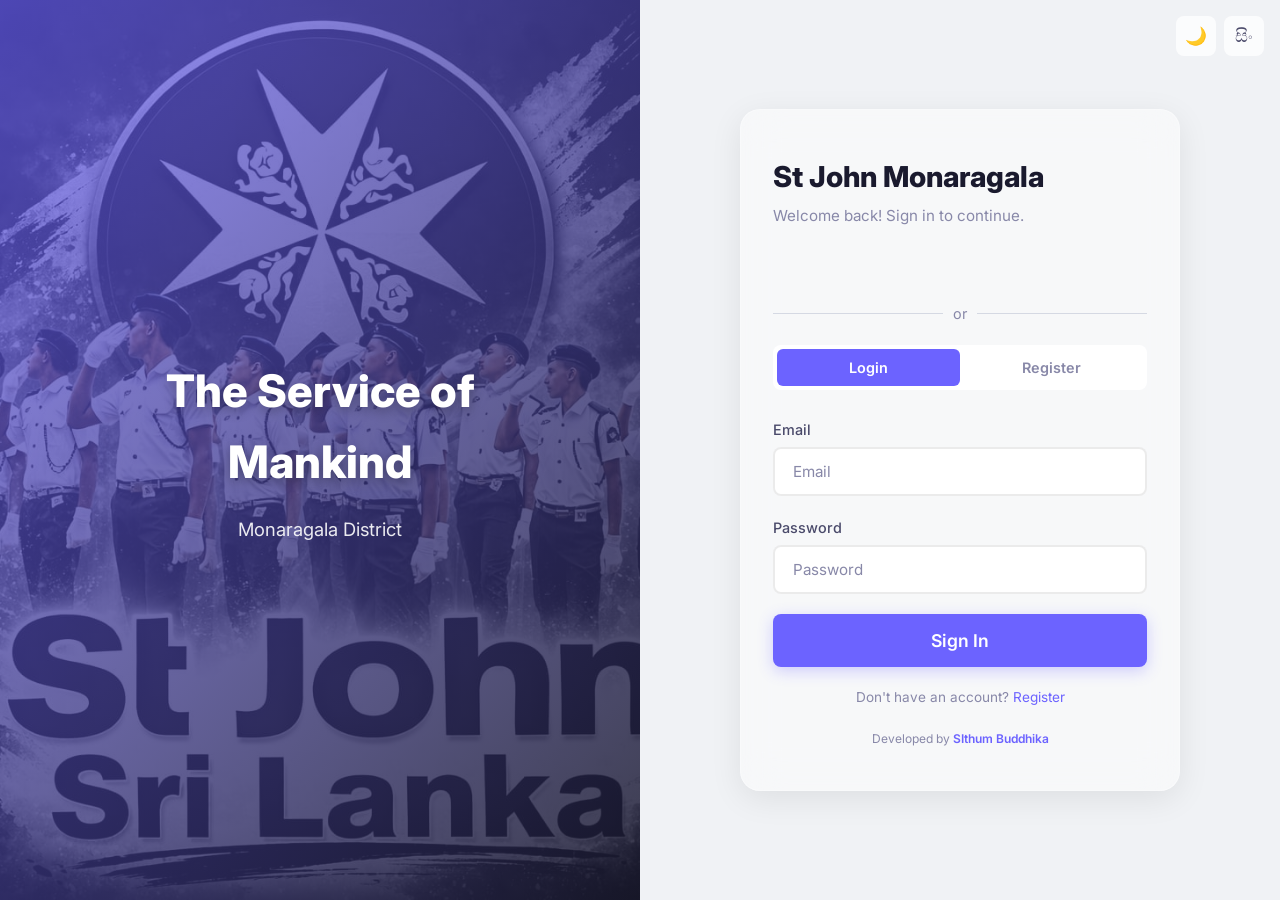
<file: index.html>
<!DOCTYPE html>
<html lang="en" data-theme="light">
<head>
  <meta charset="UTF-8" />
  <meta name="viewport" content="width=device-width, initial-scale=1.0" />
  <meta name="description" content="St John Monaragala – Mark your availability and find the best day for class." />
  <title>St John – Monaragala</title>
  <link rel="stylesheet" href="css/style.css?v=3" />
  <link rel="icon" href="data:image/svg+xml,<svg xmlns='http://www.w3.org/2000/svg' viewBox='0 0 100 100'><text y='.9em' font-size='90'>📚</text></svg>" />
  <script src="https://accounts.google.com/gsi/client" async defer></script>
</head>
<body>
  <!-- Auth Controls -->
  <div class="auth-controls">
    <button class="icon-btn theme-toggle" data-tooltip="Dark Mode">🌙</button>
    <button class="icon-btn lang-toggle" data-tooltip="Language">සිං</button>
  </div>

  <!-- Auth Split Layout -->
  <div class="auth-split-layout">
    <!-- Left Image Section -->
    <div class="auth-image">
      <div class="auth-image-overlay">
        <div class="auth-branding">
          <!--<svg xmlns='http://www.w3.org/2000/svg' viewBox='0 0 100 100' width="80" height="80">-->
            <!--<text y='.9em' font-size='90'>📚</text>-->
          <!--</svg>-->
          <h2>The Service of Mankind</h2>
          <p>Monaragala District</p>
        </div>
      </div>
    </div>

    <!-- Right Content Section -->
    <div class="auth-content">
      <!-- Animated BG orbs scoped to content -->
      <div class="bg-animated">
        <div class="orb"></div>
        <div class="orb"></div>
        <div class="orb"></div>
      </div>

      <!-- Auth Card -->
      <div class="auth-page">
        <div class="glass-card auth-card">
          <div style="text-align: center; margin-bottom: 12px;">
            <!-- <img src="images/logo.png" alt="Logo" style="height: 60px; width: auto; object-fit: contain;" /> -->
          </div>
          <h1 data-lang-key="app_name">St John Monaragala</h1>
          <p class="subtitle" id="authSubtitle" data-lang-key="login_subtitle">Welcome back! Sign in to continue.</p>

          <!-- Google Auth Container -->
          <div class="google-auth-container" style="text-align: center; margin-bottom: 20px;">
            <div id="g_id_onload"
                 data-client_id=""
                 data-context="use"
                 data-ux_mode="popup"
                 data-callback="handleGoogleAuth"
                 data-auto_prompt="false">
            </div>
            <div class="g_id_signin"
                 data-type="standard"
                 data-shape="rectangular"
                 data-theme="outline"
                 data-text="continue_with"
                 data-size="large"
                 data-logo_alignment="left"
                 style="display: inline-block;">
            </div>
          </div>
          
          <div class="auth-divider" style="display: flex; align-items: center; text-align: center; color: var(--text-muted); margin-bottom: 20px; font-size: 0.9em;">
            <div style="flex: 1; border-bottom: 1px solid rgba(136,146,176,0.3);"></div>
            <span style="padding: 0 10px;" data-lang-key="or">or</span>
            <div style="flex: 1; border-bottom: 1px solid rgba(136,146,176,0.3);"></div>
          </div>

          <!-- Tabs -->
          <div class="auth-tabs">
            <button class="auth-tab active" data-tab="loginPane" data-lang-key="login">Login</button>
            <button class="auth-tab" data-tab="registerPane" data-lang-key="register">Register</button>
          </div>

          <!-- Login Form -->
          <div id="loginPane" class="auth-form active">
            <form id="loginForm" autocomplete="on">
              <div class="form-group">
                <label data-lang-key="email">Email</label>
                <input class="form-control" type="email" name="email" required data-lang-key="email" placeholder="Email" id="loginEmail" />
              </div>
              <div class="form-group">
                <label data-lang-key="password">Password</label>
                <input class="form-control" type="password" name="password" required data-lang-key="password" placeholder="Password" id="loginPassword" />
              </div>
              <button type="submit" class="btn btn-primary btn-block btn-lg" data-lang-key="login_btn">Sign In</button>
            </form>
            <p class="auth-footer"><span data-lang-key="no_account">Don't have an account?</span> <a href="#" onclick="document.querySelector('[data-tab=registerPane]').click()"><span data-lang-key="register">Register</span></a></p>
          </div>

          <!-- Register Form -->
          <div id="registerPane" class="auth-form">
            <form id="registerForm" autocomplete="on">
              <div class="form-group">
                <label data-lang-key="name">Full Name</label>
                <input class="form-control" type="text" name="fullname" required data-lang-key="name" placeholder="Full Name" id="registerName" />
              </div>
              <div class="form-group">
                <label data-lang-key="email">Email</label>
                <input class="form-control" type="email" name="email" required data-lang-key="email" placeholder="Email" id="registerEmail" />
              </div>
              <div class="form-group">
                <label data-lang-key="password">Password</label>
                <input class="form-control" type="password" name="password" required minlength="4" data-lang-key="password" placeholder="Password" id="registerPassword" />
              </div>
              <button type="submit" class="btn btn-success btn-block btn-lg" data-lang-key="register_btn">Create Account</button>
            </form>
            <p class="auth-footer"><span data-lang-key="have_account">Already have an account?</span> <a href="#" onclick="document.querySelector('[data-tab=loginPane]').click()"><span data-lang-key="login">Login</span></a></p>
          </div>

          <!-- Developer Credit -->
          <div style="text-align: center; margin-top: 20px; color: var(--text-muted); font-size: 0.75rem; padding-bottom: 10px;">
            Developed by <a href="https://www.linkedin.com/in/sithum-buddhika-764192311/" target="_blank" style="color: var(--accent); text-decoration: none; font-weight: 600;">SIthum Buddhika</a>
          </div>
        </div>
      </div>
  </div>

  <script src="js/lang.js"></script>
  <script src="js/app.js"></script>
  <script>initAuthPage();</script>
</body>
</html>
</file>
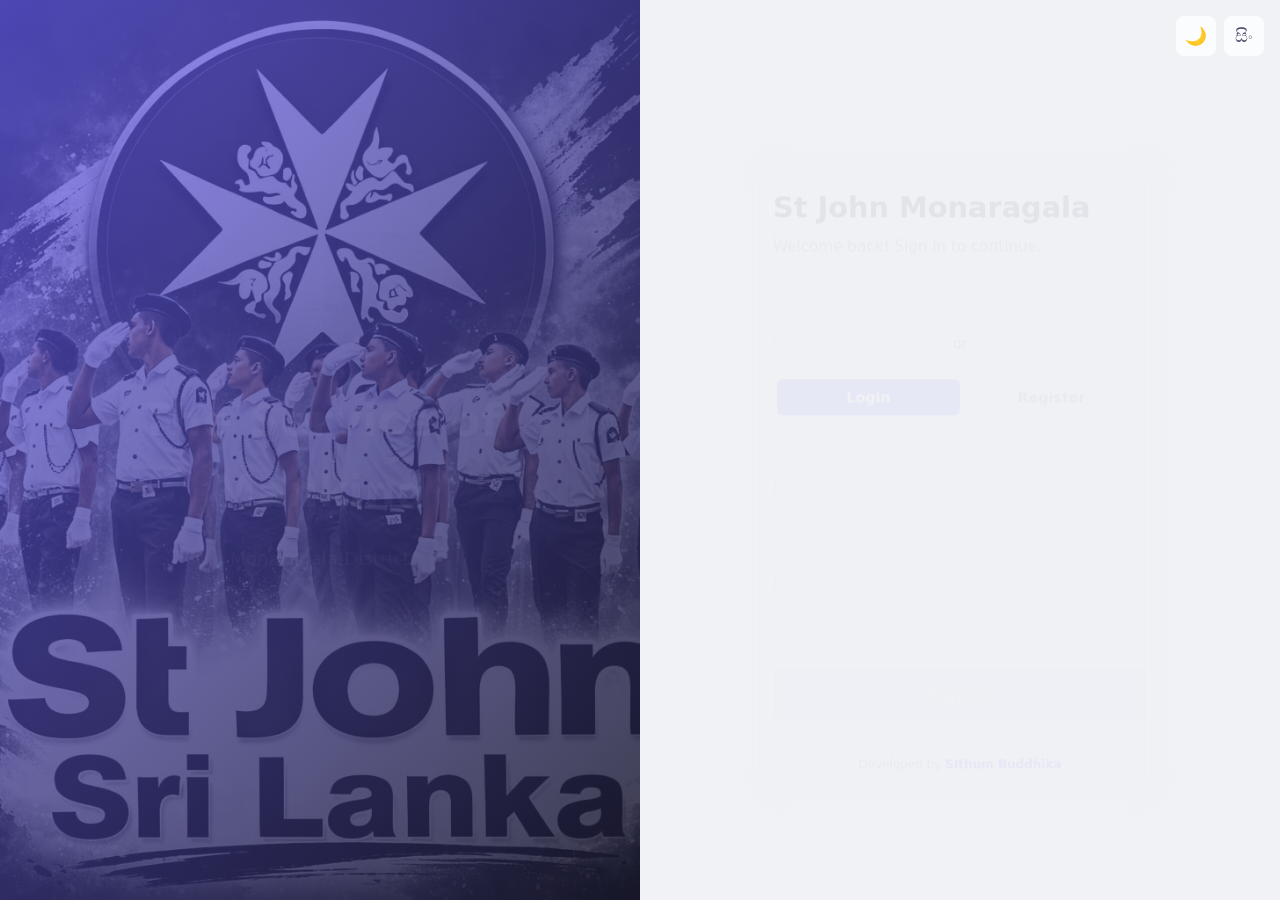
<file: admin.html>
<!DOCTYPE html>
<html lang="en" data-theme="light">
<head>
  <meta charset="UTF-8" />
  <meta name="viewport" content="width=device-width, initial-scale=1.0" />
  <meta name="description" content="Admin Dashboard – View student availability, find the best day for class." />
  <title>St John Monaragala – Admin Dashboard</title>
  <link rel="stylesheet" href="css/style.css?v=3" />
  <link rel="icon" href="data:image/svg+xml,<svg xmlns='http://www.w3.org/2000/svg' viewBox='0 0 100 100'><text y='.9em' font-size='90'>📚</text></svg>" />
</head>
<body>
  <!-- Animated BG -->
  <div class="bg-animated">
    <div class="orb"></div>
    <div class="orb"></div>
    <div class="orb"></div>
  </div>

  <div class="page-wrapper">
    <!-- Navbar -->
    <nav class="navbar">
      <div class="container">
        <div class="logo">
          <img src="images/logo.png" alt="Logo" class="app-logo" />
          <span data-lang-key="app_name">St John Monaragala</span>
        </div>
        <div class="nav-controls">
          <div class="dropdown" id="profileDropdown">
            <button class="icon-btn" id="headerProfileBtn" data-tooltip="Profile & Settings">👤</button>
            <div class="dropdown-menu">
              <div class="dropdown-item" onclick="document.querySelector('[data-tab=\'adminProfileTab\']').click(); document.getElementById('profileDropdown').classList.remove('show');">
                <span class="dropdown-icon">🧑‍💼</span> <span data-lang-key="profile">Profile</span>
              </div>
              <div class="dropdown-item" onclick="document.querySelector('[data-tab=\'settingsTab\']').click(); document.getElementById('profileDropdown').classList.remove('show');">
                <span class="dropdown-icon">⚙️</span> <span data-lang-key="settings">Settings</span>
              </div>
            </div>
          </div>
        </div>
      </div>
    </nav>
    <!-- Dashboard Layout -->
    <div class="dashboard-layout">
      <!-- Sidebar / Bottom Nav -->
      <aside class="sidebar" id="sidebar">
        <div class="sidebar-menu">
          <button class="menu-item active" data-tab="dashboardTab">
            <span class="icon">🏠</span>
            <span class="label" data-lang-key="overview">Overview</span>
          </button>
          <button class="menu-item" data-tab="weeklyTab">
            <span class="icon">📅</span>
            <span class="label" data-lang-key="weekly_view">Weekly View</span>
          </button>
          <button class="menu-item" data-tab="bestDayTab">
            <span class="icon">🏆</span>
            <span class="label" data-lang-key="best_day">Best Day</span>
          </button>
          <button class="menu-item" data-tab="yearlyTab">
            <span class="icon">🗓️</span>
            <span class="label" data-lang-key="yearly_view">Yearly View</span>
          </button>
          <button class="menu-item" data-tab="studentsTab">
            <span class="icon">👥</span>
            <span class="label" data-lang-key="students_list">Students</span>
          </button>
          <!-- Hidden triggers for dropdown tabs -->
          <button class="menu-item" data-tab="adminProfileTab" style="display:none;"></button>
          <button class="menu-item" data-tab="settingsTab" style="display:none;"></button>
        </div>
      </aside>

      <!-- Dashboard -->
    <main class="dashboard">
      <div class="container">
        <!-- Tab: Dashboard Home -->
        <div id="dashboardTab" class="tab-content active">
          <!-- Header -->
          <div class="dash-header">
            <h1>🎓 <span data-lang-key="admin_dashboard">Admin Dashboard</span></h1>
            <p class="greeting"><span data-lang-key="admin_greeting">Manage your class availability</span> – <strong id="userName"></strong></p>
          </div>

          <!-- Stat Cards -->
          <div class="dash-grid dash-grid-3 mb-3">
            <div class="stat-card">
              <div class="stat-icon" style="background:var(--free-bg);color:var(--success)">👥</div>
              <div class="stat-value" id="statTotal">0</div>
              <div class="stat-label" data-lang-key="total_students">Total Students</div>
            </div>
            <div class="stat-card">
              <div class="stat-icon" style="background:rgba(116,185,255,0.15);color:var(--info)">📝</div>
              <div class="stat-value" id="statResponded">0</div>
              <div class="stat-label" data-lang-key="responded">Responded</div>
            </div>
            <div class="stat-card">
              <div class="stat-icon" style="background:rgba(253,203,110,0.2);color:#f39c12">📊</div>
              <div class="stat-value" id="statRate">–</div>
              <div class="stat-label" data-lang-key="availability_rate">Availability Rate</div>
            </div>
          </div>
        </div>

        <!-- Week Picker -->
        <div class="week-picker" id="globalWeekPicker">
          <div class="week-nav">
            <button class="icon-btn" id="prevWeek" data-tooltip="Previous Week">◀</button>
            <button class="btn btn-secondary btn-sm" id="todayWeek">📅 Today</button>
            <button class="icon-btn" id="nextWeek" data-tooltip="Next Week">▶</button>
          </div>
          <div class="week-label" id="weekLabel"></div>
        </div>

        <!-- Tab: Weekly View -->
        <div id="weeklyTab" class="tab-content">
          <div class="glass-card">
            <div class="section-title">
              <span class="icon" style="background:rgba(116,185,255,0.15);color:var(--info)">📅</span>
              <span data-lang-key="weekly_view">Weekly View</span>
            </div>
            <div class="table-wrap">
              <table class="data-table">
                <thead>
                  <tr>
                    <th data-lang-key="student_name">Student</th>
                    <th data-lang-key="mon">Mon</th>
                    <th data-lang-key="tue">Tue</th>
                    <th data-lang-key="wed">Wed</th>
                    <th data-lang-key="thu">Thu</th>
                    <th data-lang-key="fri">Fri</th>
                    <th data-lang-key="sat">Sat</th>
                    <th data-lang-key="sun">Sun</th>
                  </tr>
                </thead>
                <tbody id="weeklyTableBody">
                  <tr><td colspan="8"><div class="spinner"></div></td></tr>
                </tbody>
                <tfoot>
                  <tr id="weeklyStats"></tr>
                </tfoot>
              </table>
            </div>
          </div>
        </div>

        <!-- Tab: Best Day -->
        <div id="bestDayTab" class="tab-content">
          <div id="bestDayBanner" class="best-day-banner mb-3">
            <span class="best-icon">🏆</span>
            <div class="best-info">
              <h3 data-lang-key="best_day_title">Best Day for Class</h3>
              <p data-lang-key="loading">Loading...</p>
            </div>
          </div>
          <div class="glass-card">
            <div class="section-title">
              <span class="icon" style="background:rgba(253,203,110,0.2);color:#f39c12">📊</span>
              <span data-lang-key="details">Details</span>
            </div>
            <div id="bestDayBars"></div>
          </div>
        </div>

        <!-- Tab: Yearly View -->
        <div id="yearlyTab" class="tab-content">
          <div class="glass-card">
            <div class="section-title">
              <span class="icon" style="background:var(--free-bg);color:var(--success)">🗓️</span>
              <span data-lang-key="yearly_view">Yearly View</span>
            </div>
            <div class="year-picker">
              <label data-lang-key="year">Year</label>
              <select class="form-control" id="yearSelect" style="width:auto">
                <script>
                  const y = new Date().getFullYear();
                  for (let i = y - 2; i <= y + 1; i++) {
                    document.write(`<option value="${i}" ${i === y ? 'selected' : ''}>${i}</option>`);
                  }
                </script>
              </select>
            </div>
            <div class="heatmap-wrap" id="heatmapContainer">
              <div class="spinner"></div>
            </div>
          </div>
        </div>

        <!-- Tab: Students -->
        <div id="studentsTab" class="tab-content">
          <div class="glass-card">
            <div class="section-title">
              <span class="icon" style="background:var(--gradient-1);color:white">👥</span>
              <span data-lang-key="students_list">Students</span>
            </div>
            <div id="studentList">
              <div class="spinner"></div>
            </div>
          </div>
        </div>

        <!-- Tab: Admin Profile -->
        <div id="adminProfileTab" class="tab-content">
          <div class="dash-header">
            <h1>🧑‍💼 <span data-lang-key="admin_profile">Admin Profile</span></h1>
            <p class="greeting"><span data-lang-key="manage_admin_account">Manage your admin account and permissions</span></p>
          </div>
          
          <div class="dash-grid dash-grid-2">
            <!-- Change Password Card -->
            <div class="glass-card">
              <div class="section-title">
                <span class="icon" style="background:rgba(225,112,85,0.15);color:var(--danger)">🔑</span>
                <span data-lang-key="change_password">Change Password</span>
              </div>
              <form id="changePasswordForm">
                <div class="form-group">
                  <label data-lang-key="current_password">Current Password</label>
                  <input type="password" class="form-control" name="old_password" required>
                </div>
                <div class="form-group">
                  <label data-lang-key="new_password">New Password</label>
                  <input type="password" class="form-control" name="new_password" required minlength="4">
                </div>
                <button type="submit" class="btn btn-primary btn-block">
                  <span data-lang-key="update_password">Update Password</span>
                </button>
              </form>
            </div>

            <!-- Add Admin Card -->
            <div class="glass-card">
              <div class="section-title">
                <span class="icon" style="background:rgba(0,184,148,0.15);color:var(--success)">👤+</span>
                <span data-lang-key="add_new_admin">Add New Admin</span>
              </div>
              <form id="addAdminForm">
                <div class="form-group">
                  <label data-lang-key="full_name">Full Name</label>
                  <input type="text" class="form-control" name="name" required>
                </div>
                <div class="form-group">
                  <label data-lang-key="email">Email</label>
                  <input type="email" class="form-control" name="email" required>
                </div>
                <div class="form-group">
                  <label data-lang-key="password">Password</label>
                  <input type="password" class="form-control" name="password" required minlength="4">
                </div>
                <button type="submit" class="btn btn-success btn-block">
                  <span data-lang-key="create_admin">Create Admin</span>
                </button>
              </form>
            </div>
          </div>
        </div>

        <!-- Tab: Settings -->
        <div id="settingsTab" class="tab-content">
          <div class="dash-header">
            <h1>⚙️ <span data-lang-key="settings">Settings</span></h1>
            <p class="greeting"><span data-lang-key="app_preferences">App preferences and options</span></p>
          </div>
          <div class="glass-card">
            <div class="section-title">
              <span class="icon" style="background:rgba(253,203,110,0.2);color:#f39c12">⚙️</span>
              <span data-lang-key="preferences">Preferences</span>
            </div>
            <div class="profile-details" style="display:flex; flex-direction:column; gap:16px;">
              <div class="form-group" style="margin:0; display:flex; justify-content:space-between; align-items:center;">
                <label style="margin:0; font-size:1rem;" data-lang-key="theme">Theme</label>
                <button class="btn btn-secondary theme-toggle" style="width: auto;">🌙 Theme</button>
              </div>
              <div class="form-group" style="margin:0; display:flex; justify-content:space-between; align-items:center;">
                <label style="margin:0; font-size:1rem;" data-lang-key="language">Language</label>
                <button class="btn btn-secondary lang-toggle" style="width: auto;">සිං Sinhala</button>
              </div>
              <!-- Biometric Login (only visible in mobile app) -->
              <div class="form-group" id="biometricRow" style="margin:0; display:none; justify-content:space-between; align-items:center;">
                <label style="margin:0; font-size:1rem;" data-lang-key="biometric_login">🔐 Biometric Login</label>
                <button class="btn btn-secondary" id="biometricToggleBtn" style="width: auto;">Enable</button>
              </div>
              <hr style="border:0; border-top:1px solid var(--border); margin:8px 0;">
              <button class="btn btn-primary btn-block logout-btn" style="background:var(--danger); border:none;" id="logoutBtn">
                🚪 <span data-lang-key="logout">Logout</span>
              </button>
              
              <!-- Developer Credit (Settings Only) -->
              <div style="text-align: center; padding: 20px 0 0 0; color: var(--text-muted); font-size: 0.75rem; border-top: 1px solid var(--border); margin-top: 10px;">
                Developed by <a href="https://www.linkedin.com/in/sithum-buddhika-764192311/" target="_blank" style="color: var(--accent); text-decoration: none; font-weight: 600;">SIthum Buddhika</a>
              </div>
            </div>
          </div>
        </div>

      </div>
    </main>
    </div> <!-- .dashboard-layout -->
  </div>

  <script src="js/lang.js"></script>
  <script src="js/app.js"></script>
  <script>initAdminPage();</script>
</body>
</html>
</file>
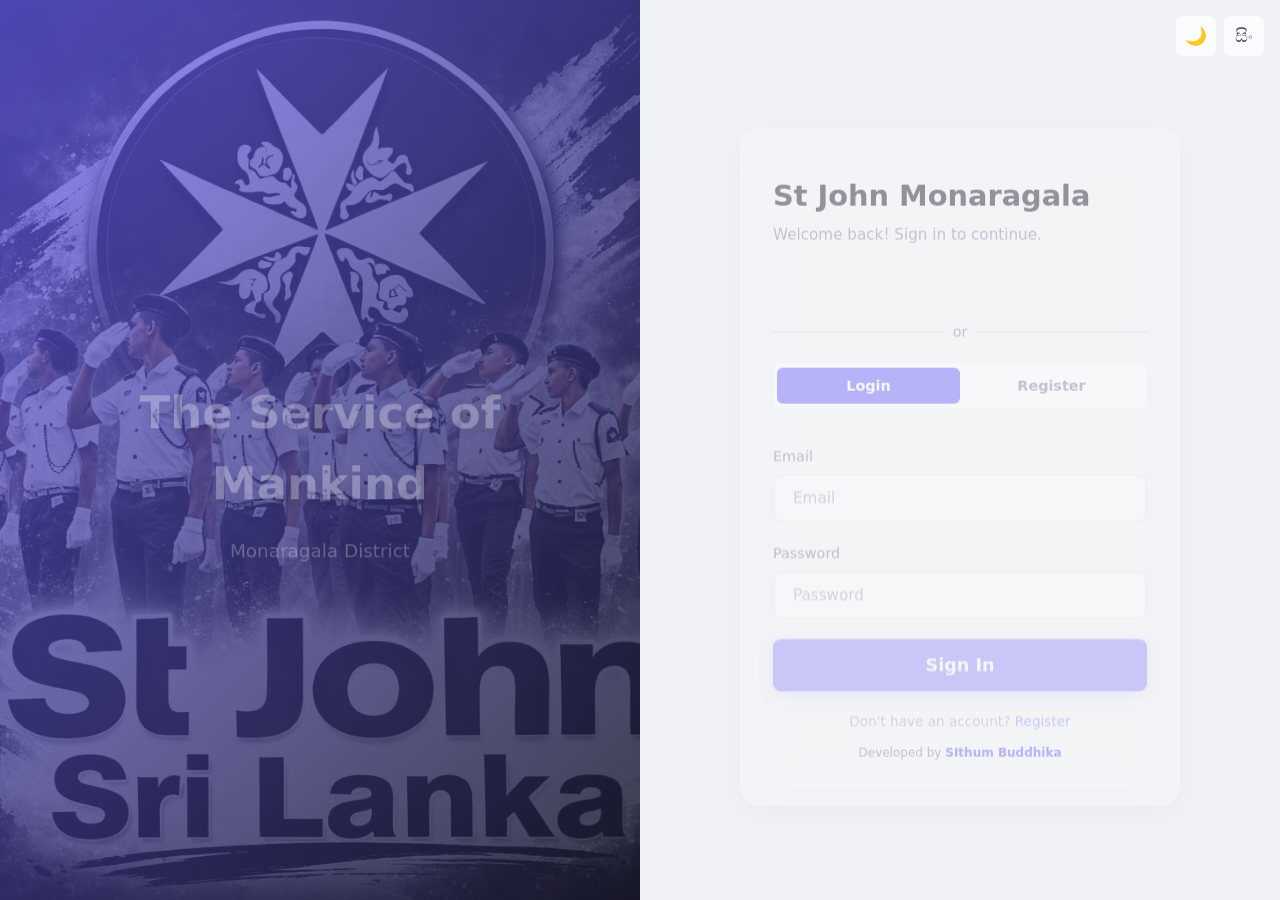
<file: student.html>
<!DOCTYPE html>
<html lang="en" data-theme="light">
<head>
  <meta charset="UTF-8" />
  <meta name="viewport" content="width=device-width, initial-scale=1.0" />
  <meta name="description" content="Student Dashboard – Mark your weekly availability for tuition class." />
  <title>St John Monaragala – Student Dashboard</title>
  <link rel="stylesheet" href="css/style.css?v=3" />
  <link rel="icon" href="data:image/svg+xml,<svg xmlns='http://www.w3.org/2000/svg' viewBox='0 0 100 100'><text y='.9em' font-size='90'>📚</text></svg>" />
</head>
<body>
  <!-- Animated BG -->
  <div class="bg-animated">
    <div class="orb"></div>
    <div class="orb"></div>
    <div class="orb"></div>
  </div>

  <div class="page-wrapper">
    <!-- Navbar -->
    <nav class="navbar">
      <div class="container">
        <div class="logo">
          <img src="images/logo.png" alt="Logo" class="app-logo" />
          <span data-lang-key="app_name">St John Monaragala</span>
        </div>
        <!-- Controls moved to Settings tab -->
      </div>
    </nav>

    <!-- Dashboard Layout -->
    <div class="dashboard-layout">
      <!-- Sidebar / Bottom Nav -->
      <aside class="sidebar" id="sidebar">
        <div class="sidebar-menu">
          <button class="menu-item active" data-tab="availabilityTab">
            <span class="icon">📅</span>
            <span class="label" data-lang-key="availability">Availability</span>
          </button>
          <button class="menu-item" data-tab="profileTab">
            <span class="icon">👤</span>
            <span class="label" data-lang-key="profile">Profile</span>
          </button>
          <button class="menu-item" data-tab="settingsTab">
            <span class="icon">⚙️</span>
            <span class="label" data-lang-key="settings">Settings</span>
          </button>
        </div>
      </aside>

      <!-- Dashboard -->
      <main class="dashboard">
        <div class="container">
          <!-- Tab: Availability -->
          <div id="availabilityTab" class="tab-content active">
            <!-- Header -->
            <div class="dash-header">
              <h1>👋 <span data-lang-key="student_dashboard">My Availability</span></h1>
              <p class="greeting"><span data-lang-key="student_greeting">Mark your free days for the week</span> – <strong id="userName"></strong></p>
            </div>

            <!-- Week Picker -->
            <div class="week-picker">
              <div class="week-nav">
                <button class="icon-btn" id="prevWeek" data-tooltip="Previous Week">◀</button>
                <button class="btn btn-secondary btn-sm" id="todayWeek">📅 Today</button>
                <button class="icon-btn" id="nextWeek" data-tooltip="Next Week">▶</button>
              </div>
              <div class="week-label" id="weekLabel"></div>
            </div>

            <!-- Availability Grid -->
            <div class="glass-card">
              <div class="section-title">
                <span class="icon" style="background:var(--free-bg);color:var(--success)">📋</span>
                <span data-lang-key="click_to_toggle">Click to toggle</span>
              </div>
              <div id="availGrid" class="avail-grid"></div>
              <button class="btn btn-primary btn-block btn-lg" id="saveBtn">
                💾 <span data-lang-key="save">Save Availability</span>
              </button>
            </div>
          </div>

          <!-- Tab: Profile -->
          <div id="profileTab" class="tab-content">
            <div class="dash-header">
              <h1>🧑‍🎓 <span data-lang-key="profile">User Profile</span></h1>
              <p class="greeting"><span data-lang-key="manage_account">Manage your account details</span></p>
            </div>
            <div class="glass-card">
              <div class="section-title">
                <span class="icon" style="background:rgba(116,185,255,0.15);color:var(--info)">ℹ️</span>
                <span data-lang-key="personal_info">Personal Information</span>
              </div>
              <div class="profile-details">
                <div class="form-group">
                  <label data-lang-key="full_name">Full Name</label>
                  <div class="form-control" id="profileName" style="background:var(--bg-primary);cursor:not-allowed">Loading...</div>
                </div>
                <div class="form-group">
                  <label data-lang-key="email">Email Address</label>
                  <div class="form-control" id="profileEmail" style="background:var(--bg-primary);cursor:not-allowed">Loading...</div>
                </div>
                <div class="form-group">
                  <label data-lang-key="account_type">Account Type</label>
                  <div class="form-control" style="background:var(--bg-primary);cursor:not-allowed;text-transform:capitalize" id="profileRole">Student</div>
                </div>
              </div>
            </div>
          </div>

          <!-- Tab: Settings -->
          <div id="settingsTab" class="tab-content">
            <div class="dash-header">
              <h1>⚙️ <span data-lang-key="settings">Settings</span></h1>
              <p class="greeting"><span data-lang-key="app_preferences">App preferences and options</span></p>
            </div>
            <div class="glass-card">
              <div class="section-title">
                <span class="icon" style="background:rgba(253,203,110,0.2);color:#f39c12">⚙️</span>
                <span data-lang-key="preferences">Preferences</span>
              </div>
              <div class="profile-details" style="display:flex; flex-direction:column; gap:16px;">
                <div class="form-group" style="margin:0; display:flex; justify-content:space-between; align-items:center;">
                  <label style="margin:0; font-size:1rem;" data-lang-key="theme">Theme</label>
                  <button class="btn btn-secondary theme-toggle" style="width: auto;">🌙 Theme</button>
                </div>
                <div class="form-group" style="margin:0; display:flex; justify-content:space-between; align-items:center;">
                  <label style="margin:0; font-size:1rem;" data-lang-key="language">Language</label>
                  <button class="btn btn-secondary lang-toggle" style="width: auto;">සිං Sinhala</button>
                </div>
                <!-- Biometric Login (only visible in mobile app) -->
                <div class="form-group" id="biometricRow" style="margin:0; display:none; justify-content:space-between; align-items:center;">
                  <label style="margin:0; font-size:1rem;" data-lang-key="biometric_login">🔐 Biometric Login</label>
                  <button class="btn btn-secondary" id="biometricToggleBtn" style="width: auto;">Enable</button>
                </div>
                <hr style="border:0; border-top:1px solid var(--border); margin:8px 0;">
                <button class="btn btn-primary btn-block logout-btn" style="background:var(--danger); border:none;" id="logoutBtn">
                  🚪 <span data-lang-key="logout">Logout</span>
                </button>
                
                <!-- Developer Credit (Settings Only) -->
                <div style="text-align: center; padding: 20px 0 0 0; color: var(--text-muted); font-size: 0.75rem; border-top: 1px solid var(--border); margin-top: 10px;">
                  Developed by <a href="https://www.linkedin.com/in/sithum-buddhika-764192311/" target="_blank" style="color: var(--accent); text-decoration: none; font-weight: 600;">SIthum Buddhika</a>
                </div>
              </div>
            </div>
          </div>

        </div>
      </main>
    </div> <!-- .dashboard-layout -->
  </div>

  <script src="js/lang.js"></script>
  <script src="js/app.js"></script>
  <script>initStudentPage();</script>
</body>
</html>
</file>
<file: css/style.css>
/* ====================================================
   Class Attend – Design System
   ==================================================== */

/* ---------- Google Fonts ---------- */
@import url('https://fonts.googleapis.com/css2?family=Inter:wght@300;400;500;600;700;800&family=Noto+Sans+Sinhala:wght@300;400;500;600;700&display=swap');

/* ---------- CSS Custom Properties ---------- */
:root {
  /* Colors – Light Mode */
  --bg-primary:    #f0f2f5;
  --bg-secondary:  #ffffff;
  --bg-card:       rgba(255,255,255,0.75);
  --bg-glass:      rgba(255,255,255,0.45);
  --text-primary:  #1a1a2e;
  --text-secondary:#4a4a6a;
  --text-muted:    #8888a8;
  --accent:        #6c63ff;
  --accent-light:  #a29bfe;
  --accent-dark:   #5a52d5;
  --success:       #00b894;
  --danger:        #e17055;
  --warning:       #fdcb6e;
  --info:          #74b9ff;
  --border:        rgba(0,0,0,0.08);
  --shadow:        0 8px 32px rgba(0,0,0,0.08);
  --shadow-lg:     0 20px 60px rgba(0,0,0,0.12);
  --glass-border:  rgba(255,255,255,0.3);
  --gradient-1:    var(--accent);
  --gradient-2:    var(--success);
  --gradient-3:    var(--accent);
  --gradient-hero: var(--accent);
  --free-bg:       rgba(0,184,148,0.15);
  --free-border:   #00b894;
  --busy-bg:       rgba(225,112,85,0.15);
  --busy-border:   #e17055;
  --heatmap-0:     #e8e8f0;
  --heatmap-1:     #c5cae9;
  --heatmap-2:     #9fa8da;
  --heatmap-3:     #7986cb;
  --heatmap-4:     #5c6bc0;
  --heatmap-5:     #3f51b5;
  --radius-sm:  8px;
  --radius-md: 14px;
  --radius-lg: 20px;
  --radius-xl: 28px;
  --transition: 0.3s cubic-bezier(.4,0,.2,1);
}

/* ---------- Dark Mode ---------- */
[data-theme="dark"] {
  --bg-primary:    #0f0f1a;
  --bg-secondary:  #1a1a2e;
  --bg-card:       rgba(26,26,46,0.8);
  --bg-glass:      rgba(26,26,46,0.55);
  --text-primary:  #e8e8f0;
  --text-secondary:#b8b8d0;
  --text-muted:    #6868a0;
  --border:        rgba(255,255,255,0.06);
  --shadow:        0 8px 32px rgba(0,0,0,0.3);
  --shadow-lg:     0 20px 60px rgba(0,0,0,0.4);
  --glass-border:  rgba(255,255,255,0.08);
  --gradient-hero: #2d1b4e;
  --free-bg:       rgba(0,184,148,0.2);
  --busy-bg:       rgba(225,112,85,0.2);
  --heatmap-0:     #1a1a2e;
  --heatmap-1:     #252548;
  --heatmap-2:     #353568;
  --heatmap-3:     #454588;
  --heatmap-4:     #5555a8;
  --heatmap-5:     #6c63ff;
}

/* ---------- Reset & Base ---------- */
*, *::before, *::after { margin:0; padding:0; box-sizing:border-box; }

html {
  scroll-behavior: smooth;
  font-size: 16px;
}

body {
  font-family: 'Inter', 'Noto Sans Sinhala', system-ui, sans-serif;
  background: var(--bg-primary);
  color: var(--text-primary);
  line-height: 1.6;
  min-height: 100vh;
  transition: background var(--transition), color var(--transition);
  overflow-x: hidden;
}

a { color: var(--accent); text-decoration: none; }
a:hover { color: var(--accent-dark); }

/* ---------- Animated Background ---------- */
.bg-animated {
  position: fixed;
  top: 0; left: 0;
  width: 100%; height: 100%;
  z-index: 0;
  overflow: hidden;
  pointer-events: none;
  display: none;
}
.bg-animated .orb {
  position: absolute;
  border-radius: 50%;
  filter: blur(80px);
  opacity: 0.3;
  animation: orbFloat 20s ease-in-out infinite alternate;
}
.bg-animated .orb:nth-child(1) {
  width: 500px; height: 500px;
  background: var(--accent);
  top: -150px; left: -100px;
  animation-duration: 25s;
}
.bg-animated .orb:nth-child(2) {
  width: 400px; height: 400px;
  background: #e17055;
  bottom: -100px; right: -80px;
  animation-duration: 20s;
  animation-delay: -5s;
}
.bg-animated .orb:nth-child(3) {
  width: 300px; height: 300px;
  background: #00b894;
  top: 50%; left: 50%;
  transform: translate(-50%, -50%);
  animation-duration: 18s;
  animation-delay: -10s;
}

@keyframes orbFloat {
  0%   { transform: translate(0, 0) scale(1); }
  33%  { transform: translate(50px, -80px) scale(1.1); }
  66%  { transform: translate(-40px, 60px) scale(0.9); }
  100% { transform: translate(30px, -30px) scale(1.05); }
}

/* ---------- Layout ---------- */
.page-wrapper {
  position: relative;
  z-index: 1;
  min-height: 100vh;
  display: flex;
  flex-direction: column;
}

.container {
  width: 100%;
  max-width: 1200px;
  margin: 0 auto;
  padding: 0 20px;
}

/* ---------- Navbar ---------- */
.navbar {
  position: fixed;
  top: 0;
  left: 0;
  width: 100%;
  z-index: 110;
  background: var(--bg-glass);
  backdrop-filter: blur(20px);
  -webkit-backdrop-filter: blur(20px);
  border-bottom: 1px solid var(--glass-border);
  padding: 12px 0;
  transition: background var(--transition);
}
.navbar .container {
  display: flex;
  align-items: center;
  justify-content: space-between;
  gap: 16px;
}
.navbar .logo {
  font-size: 1.35rem;
  font-weight: 700;
  color: var(--accent);
  display: flex;
  align-items: center;
  gap: 8px;
}
.navbar .logo img.app-logo {
  height: 28px;
  width: auto;
  object-fit: contain;
}
.nav-controls {
  display: flex;
  align-items: center;
  gap: 8px;
}

/* ---------- Dropdown ---------- */
.dropdown {
  position: relative;
  display: inline-block;
}
.dropdown-menu {
  position: absolute;
  top: calc(100% + 10px);
  right: 0;
  background: var(--bg-secondary);
  border: 1px solid var(--border);
  border-radius: var(--radius-md);
  box-shadow: var(--shadow);
  min-width: 180px;
  opacity: 0;
  visibility: hidden;
  transform: translateY(-10px);
  transition: all var(--transition);
  z-index: 1000;
  overflow: hidden;
}
.dropdown.show .dropdown-menu {
  opacity: 1;
  visibility: visible;
  transform: translateY(0);
}
.dropdown-item {
  display: flex;
  align-items: center;
  gap: 12px;
  padding: 12px 16px;
  color: var(--text-primary);
  text-decoration: none;
  font-weight: 500;
  font-size: 0.95rem;
  transition: background var(--transition);
  cursor: pointer;
}
.dropdown-item:hover {
  background: var(--bg-card);
  color: var(--accent);
}
.dropdown-icon {
  font-size: 1.1rem;
}

/* ---------- Icon Buttons ---------- */
.icon-btn {
  width: 40px; height: 40px;
  border: none;
  border-radius: var(--radius-sm);
  background: var(--bg-card);
  color: var(--text-secondary);
  cursor: pointer;
  display: flex;
  align-items: center;
  justify-content: center;
  transition: all var(--transition);
  position: relative;
  font-size: 1.1rem;
}
.icon-btn:hover {
  background: var(--accent);
  color: white;
  transform: translateY(-2px);
  box-shadow: 0 4px 15px rgba(108,99,255,0.3);
}
.icon-btn.active {
  background: var(--accent);
  color: white;
}

/* ---------- Glassmorphism Card ---------- */
.glass-card {
  background: var(--bg-glass);
  backdrop-filter: blur(20px);
  -webkit-backdrop-filter: blur(20px);
  border: 1px solid var(--glass-border);
  border-radius: var(--radius-lg);
  padding: 32px;
  box-shadow: var(--shadow);
  transition: all var(--transition);
  animation: fadeSlideUp 0.5s ease-out both;
}
.glass-card:hover {
  box-shadow: var(--shadow-lg);
  transform: translateY(-2px);
}

@keyframes fadeSlideUp {
  from { opacity: 0; transform: translateY(30px); }
  to   { opacity: 1; transform: translateY(0); }
}

/* ---------- Buttons ---------- */
.btn {
  display: inline-flex;
  align-items: center;
  justify-content: center;
  gap: 8px;
  padding: 12px 28px;
  border: none;
  border-radius: var(--radius-sm);
  font-family: inherit;
  font-size: 0.95rem;
  font-weight: 600;
  cursor: pointer;
  transition: all var(--transition);
  position: relative;
  overflow: hidden;
}
.btn::after {
  content: '';
  position: absolute;
  top: 50%; left: 50%;
  width: 0; height: 0;
  border-radius: 50%;
  background: rgba(255,255,255,0.3);
  transition: width 0.5s, height 0.5s, top 0.5s, left 0.5s;
}
.btn:active::after {
  width: 300px; height: 300px;
  top: -100px; left: -100px;
}
.btn-primary {
  background: var(--gradient-1);
  color: white;
  box-shadow: 0 4px 15px rgba(108,99,255,0.3);
}
.btn-primary:hover {
  transform: translateY(-2px);
  box-shadow: 0 8px 25px rgba(108,99,255,0.4);
}
.btn-secondary {
  background: var(--bg-card);
  color: var(--text-primary);
  border: 1px solid var(--border);
}
.btn-secondary:hover {
  background: var(--accent);
  color: white;
  border-color: var(--accent);
}
.btn-success {
  background: var(--gradient-2);
  color: white;
  box-shadow: 0 4px 15px rgba(0,184,148,0.3);
}
.btn-success:hover {
  transform: translateY(-2px);
  box-shadow: 0 8px 25px rgba(0,184,148,0.4);
}
.btn-sm { padding: 8px 18px; font-size: 0.85rem; }
.btn-lg { padding: 16px 36px; font-size: 1.1rem; }
.btn-block { width: 100%; }

/* ---------- Form ---------- */
.form-group {
  margin-bottom: 20px;
}
.form-group label {
  display: block;
  margin-bottom: 6px;
  font-weight: 500;
  font-size: 0.9rem;
  color: var(--text-secondary);
}
.form-control {
  width: 100%;
  padding: 13px 18px;
  border: 2px solid var(--border);
  border-radius: var(--radius-sm);
  background: var(--bg-secondary);
  color: var(--text-primary);
  font-family: inherit;
  font-size: 0.95rem;
  transition: all var(--transition);
  outline: none;
}
.form-control:focus {
  border-color: var(--accent);
  box-shadow: 0 0 0 4px rgba(108,99,255,0.12);
}
.form-control::placeholder {
  color: var(--text-muted);
}

/* ---------- Auth Layout ---------- */
.auth-split-layout {
  display: flex;
  min-height: 100vh;
  width: 100%;
}

.auth-image {
  display: none;
  flex: 1;
  background: url('../images/login-bg.jpeg') center/cover no-repeat;
  position: relative;
}

.auth-image-overlay {
  position: absolute;
  top: 0; left: 0; width: 100%; height: 100%;
  background: linear-gradient(135deg, rgba(108,99,255,0.7) 0%, rgba(26,26,46,0.85) 100%);
  display: flex;
  align-items: center;
  justify-content: center;
  padding: 40px;
}

.auth-branding {
  text-align: center;
  color: white;
  max-width: 440px;
  animation: fadeSlideUp 0.8s ease-out;
}

.auth-branding svg {
  margin-bottom: 24px;
  filter: drop-shadow(0 8px 16px rgba(0,0,0,0.3));
}

.auth-branding h2 {
  font-size: 2.8rem;
  font-weight: 800;
  margin-bottom: 16px;
  text-shadow: 0 4px 12px rgba(0,0,0,0.3);
}

.auth-branding p {
  font-size: 1.15rem;
  opacity: 0.9;
  line-height: 1.6;
}

.auth-content {
  flex: 1;
  display: flex;
  align-items: center;
  justify-content: center;
  position: relative;
  background: var(--bg-primary);
  overflow: hidden;
}

.auth-content .bg-animated {
  position: absolute;
}

@media (max-width: 899px) {
  .auth-split-layout {
    flex-direction: column;
  }
  .auth-image {
    display: flex;
    flex: none;
    height: 40vh;
    min-height: 280px;
    width: 100%;
  }
  .auth-branding svg {
    width: 56px;
    height: 56px;
    margin-bottom: 12px;
  }
  .auth-branding h2 {
    font-size: 1.8rem;
    margin-bottom: 4px;
    line-height: 1.2;
  }
  .auth-branding p {
    font-size: 1rem;
    font-weight: 500;
  }
  .auth-content {
    flex: 1;
    border-radius: 32px 32px 0 0;
    margin-top: -32px;
    z-index: 5;
    background: var(--bg-primary);
  }
  .auth-page {
    padding-top: 40px;
  }
}

@media (min-width: 900px) {
  .auth-image {
    display: block;
  }
}

.auth-page {
  display: flex;
  align-items: center;
  justify-content: center;
  width: 100%;
  padding: 20px;
  position: relative;
  z-index: 10;
}
.auth-card {
  width: 100%;
  max-width: 440px;
}
.auth-card h1 {
  font-size: 1.8rem;
  font-weight: 800;
  margin-bottom: 4px;
  color: var(--text-primary);
}
.auth-card .subtitle {
  color: var(--text-muted);
  margin-bottom: 28px;
  font-size: 0.95rem;
}
.auth-tabs {
  display: flex;
  gap: 0;
  margin-bottom: 28px;
  background: var(--bg-secondary);
  border-radius: var(--radius-sm);
  padding: 4px;
}
.auth-tab {
  flex: 1;
  padding: 10px;
  text-align: center;
  border: none;
  background: none;
  border-radius: 6px;
  font-family: inherit;
  font-size: 0.9rem;
  font-weight: 600;
  color: var(--text-muted);
  cursor: pointer;
  transition: all var(--transition);
}
.auth-tab.active {
  background: var(--accent);
  color: white;
}
.auth-form { display: none; }
.auth-form.active { display: block; animation: fadeSlideUp 0.3s ease-out; }

.auth-footer {
  text-align: center;
  margin-top: 20px;
  color: var(--text-muted);
  font-size: 0.85rem;
}

/* Auth page controls */
.auth-controls {
  position: fixed;
  top: 16px;
  right: 16px;
  display: flex;
  gap: 8px;
  z-index: 100;
}

/* ---------- Dashboard Layout & Sidebar ---------- */
.dashboard-layout {
  display: flex;
  flex: 1;
  position: relative;
  padding-top: 65px; /* Offset for fixed top navbar */
}

.sidebar {
  width: 250px;
  background: var(--bg-glass);
  backdrop-filter: blur(20px);
  -webkit-backdrop-filter: blur(20px);
  border-right: 1px solid var(--glass-border);
  padding: 32px 16px;
  display: flex;
  flex-direction: column;
  position: sticky;
  top: 70px;
  height: calc(100vh - 70px);
  z-index: 90;
}

.sidebar-menu {
  display: flex;
  flex-direction: column;
  gap: 8px;
}

.menu-item {
  display: flex;
  align-items: center;
  gap: 12px;
  padding: 14px 16px;
  border: none;
  background: transparent;
  color: var(--text-secondary);
  border-radius: var(--radius-sm);
  font-family: inherit;
  font-size: 1rem;
  font-weight: 600;
  cursor: pointer;
  transition: all var(--transition);
  text-align: left;
}

.menu-item:hover {
  background: rgba(108, 99, 255, 0.1);
  color: var(--accent);
  transform: translateX(4px);
}

.menu-item.active {
  background: var(--gradient-1);
  color: white;
  box-shadow: 0 4px 15px rgba(108, 99, 255, 0.3);
}

.menu-item .icon {
  font-size: 1.2rem;
  transition: all var(--transition);
}

.dashboard {
  flex: 1;
  padding: 24px 0;
  overflow-x: hidden;
}

@media (max-width: 899px) {
  .dashboard-layout {
    flex-direction: column;
  }
  .sidebar {
    position: fixed;
    top: auto;
    bottom: 20px; /* Floating pill styling */
    left: 50%;
    transform: translateX(-50%);
    width: max-content; /* Allow pill to shrink fit the items */
    min-width: 260px; /* Ensure it is reasonably wide for 3 items */
    max-width: calc(100% - 20px); /* Adjust max-width to allow more space on small phones */
    height: 70px;
    border-right: none;
    border-top: none;
    border-radius: 35px;
    padding: 0 16px; /* Add internal horizontal padding for a perfect pill */
    z-index: 1000;
    background: var(--bg-secondary);
    box-shadow: 0 10px 30px rgba(0,0,0,0.1), 0 1px 3px rgba(0,0,0,0.05);
    transition: background var(--transition);
  }
  .sidebar-menu {
    position: relative;
    flex-direction: row;
    justify-content: space-evenly; /* Spread items nicely */
    height: 100%;
    align-items: center;
    gap: 8px; /* Prevent items from sticking together if squished */
  }
  .menu-item {
    position: relative;
    display: flex;
    flex-direction: column;
    align-items: center;
    justify-content: center;
    width: 60px;
    height: 100%;
    padding: 0;
    margin: 0;
    background: transparent;
    border: none;
    border-radius: 0;
    z-index: 1;
    cursor: pointer;
  }
  .menu-item:hover {
    transform: none;
    background: transparent;
    color: var(--text-secondary);
  }
  .menu-item .icon {
    position: relative;
    font-size: 1.4rem;
    display: flex;
    align-items: center;
    justify-content: center;
    width: 50px;
    height: 50px;
    border-radius: 50%;
    transition: transform 0.4s cubic-bezier(0.68, -0.55, 0.265, 1.55), background 0.3s, color 0.3s, box-shadow 0.3s;
    color: var(--text-secondary);
    z-index: 2;
  }
  .menu-item .label {
    position: absolute;
    bottom: 12px;
    font-size: 0.65rem;
    font-weight: 600;
    color: var(--text-primary);
    opacity: 0; /* Hidden initially */
    transform: translateY(10px);
    transition: 0.4s cubic-bezier(0.68, -0.55, 0.265, 1.55);
    white-space: nowrap;
    pointer-events: none; /* Prevent blocking clicks */
  }
  .menu-item.active {
    background: transparent;
    box-shadow: none;
    color: var(--accent);
  }
  .menu-item.active .icon {
    transform: translateY(-28px);
    background: var(--bg-secondary);
    color: var(--accent);
    /* Cutout illusion using page background color border */
    box-shadow: 0 0 0 6px var(--bg-primary);
  }
  .menu-item.active .label {
    opacity: 1;
    transform: translateY(0);
  }
  .dashboard {
    padding-bottom: 110px; /* Space for the floating bottom nav */
  }

}
.dash-header {
  margin-bottom: 32px;
}
.dash-header h1 {
  font-size: 1.8rem;
  font-weight: 800;
  margin-bottom: 4px;
}
.dash-header .greeting {
  color: var(--text-secondary);
  font-size: 1rem;
}
.dash-grid {
  display: grid;
  gap: 24px;
}
.dash-grid-2 { grid-template-columns: repeat(auto-fit, minmax(340px, 1fr)); }
.dash-grid-3 { grid-template-columns: repeat(auto-fit, minmax(280px, 1fr)); }
.dash-grid-4 { grid-template-columns: repeat(auto-fit, minmax(220px, 1fr)); }

@media (max-width: 899px) {
  .dash-grid {
    grid-template-columns: repeat(2, 1fr) !important;
    gap: 12px;
  }
  .dash-grid-2 {
    grid-template-columns: 1fr !important;
  }
  .dash-grid-3, .dash-grid-4 {
    grid-template-columns: repeat(2, 1fr) !important;
  }
  .stat-card {
    padding: 16px;
  }
  .stat-card .stat-icon {
    width: 32px; height: 32px;
    font-size: 1.1rem;
    margin-bottom: 8px;
  }
  .stat-card .stat-value {
    font-size: 1.4rem;
    margin-bottom: 4px;
  }
  .stat-card .stat-label {
    font-size: 0.75rem;
    white-space: nowrap;
    overflow: hidden;
    text-overflow: ellipsis;
  }
}

/* Section titles */
.section-title {
  font-size: 1.1rem;
  font-weight: 700;
  margin-bottom: 16px;
  display: flex;
  align-items: center;
  gap: 8px;
}
.section-title .icon {
  width: 32px; height: 32px;
  border-radius: 8px;
  display: flex;
  align-items: center;
  justify-content: center;
  font-size: 1rem;
}

/* ---------- Week Picker ---------- */
.week-picker {
  display: flex;
  align-items: center;
  gap: 12px;
  margin-bottom: 24px;
  flex-wrap: wrap;
}
.week-picker .week-label {
  font-size: 1.05rem;
  font-weight: 600;
  color: var(--text-primary);
}
.week-nav {
  display: flex;
  align-items: center;
  gap: 4px;
}

/* ---------- Availability Grid ---------- */
.avail-grid {
  display: grid;
  grid-template-columns: repeat(7, 1fr);
  gap: 12px;
  margin-bottom: 24px;
}
@media (max-width: 899px) {
  .avail-grid {
    grid-template-columns: repeat(3, 1fr);
  }
  .avail-grid .day-card:last-child {
    grid-column: span 3;
  }
}
@media (max-width: 599px) {
  .avail-grid {
    grid-template-columns: repeat(2, 1fr);
  }
  .avail-grid .day-card:last-child {
    grid-column: span 2;
  }
  .week-picker {
    justify-content: center;
    flex-direction: column-reverse;
    gap: 16px;
  }
}
.day-card {
  background: var(--bg-card);
  border: 2px solid var(--border);
  border-radius: var(--radius-md);
  padding: 20px 12px;
  text-align: center;
  cursor: pointer;
  transition: all var(--transition);
  user-select: none;
}
.day-card .day-name {
  font-weight: 700;
  font-size: 0.85rem;
  text-transform: uppercase;
  letter-spacing: 0.5px;
  margin-bottom: 8px;
  color: var(--text-secondary);
}
.day-card .day-status {
  font-size: 1.8rem;
  margin-bottom: 4px;
  transition: transform var(--transition);
}
.day-card .day-label {
  font-size: 0.8rem;
  color: var(--text-muted);
  font-weight: 500;
}
.day-card:hover {
  transform: translateY(-4px);
  box-shadow: var(--shadow);
}
.day-card.free {
  background: var(--free-bg);
  border-color: var(--free-border);
}
.day-card.free .day-name { color: var(--success); }
.day-card.free .day-status { transform: scale(1.1); }
.day-card.busy {
  background: var(--busy-bg);
  border-color: var(--busy-border);
}
.day-card.busy .day-name { color: var(--danger); }

/* ---------- Stat Cards ---------- */
.stat-card {
  padding: 24px;
  border-radius: var(--radius-lg);
  background: var(--bg-glass);
  backdrop-filter: blur(10px);
  -webkit-backdrop-filter: blur(10px);
  border: 1px solid var(--glass-border);
  transition: all 0.4s cubic-bezier(.4,0,.2,1);
  animation: fadeSlideUp 0.5s ease-out both;
  position: relative;
  overflow: hidden;
}
.stat-card::before {
  content: '';
  position: absolute;
  top: 0; left: 0; right: 0; height: 4px;
  background: var(--gradient-1);
  opacity: 0;
  transition: opacity 0.3s ease;
}
.stat-card:nth-child(2)::before { background: var(--info); }
.stat-card:nth-child(3)::before { background: #f39c12; }
.stat-card:nth-child(4)::before { background: var(--success); }

.stat-card:nth-child(2) { animation-delay: .08s; }
.stat-card:nth-child(3) { animation-delay: .16s; }
.stat-card:nth-child(4) { animation-delay: .24s; }
.stat-card .stat-icon {
  width: 48px; height: 48px;
  border-radius: 12px;
  display: flex;
  align-items: center;
  justify-content: center;
  font-size: 1.4rem;
  margin-bottom: 12px;
  transition: transform 0.3s ease;
}
.stat-card .stat-value {
  font-size: 2.2rem;
  font-weight: 800;
  line-height: 1;
  margin-bottom: 6px;
  color: var(--text-primary);
}
.stat-card .stat-label {
  font-size: 0.9rem;
  color: var(--text-muted);
  font-weight: 600;
}
.stat-card:hover {
  transform: translateY(-6px);
  box-shadow: var(--shadow-lg);
  border-color: transparent;
}
.stat-card:hover::before {
  opacity: 1;
}
.stat-card:hover .stat-icon {
  transform: scale(1.1) rotate(5deg);
}

/* ---------- Admin Table ---------- */
.table-wrap {
  overflow-x: auto;
  border-radius: var(--radius-md);
  border: 1px solid var(--border);
  background: var(--bg-card);
  position: relative;
  /* Custom scrollbar for table wrap */
  scrollbar-width: thin;
  scrollbar-color: var(--accent) var(--bg-primary);
}
.table-wrap::-webkit-scrollbar {
  height: 6px;
}
.table-wrap::-webkit-scrollbar-track {
  background: var(--bg-primary);
  border-radius: 4px;
}
.table-wrap::-webkit-scrollbar-thumb {
  background-color: var(--accent);
  border-radius: 4px;
}

.data-table {
  width: 100%;
  border-collapse: collapse;
  font-size: 0.9rem;
  min-width: 650px;
}
.data-table th, .data-table td {
  padding: 14px 16px;
  text-align: center;
  border-bottom: 1px solid var(--border);
}
.data-table th {
  background: var(--bg-secondary);
  font-weight: 600;
  color: var(--text-secondary);
  text-transform: uppercase;
  font-size: 0.75rem;
  letter-spacing: 0.5px;
}
.data-table td:first-child,
.data-table th:first-child {
  text-align: left;
  font-weight: 600;
  position: sticky;
  left: 0;
  background: var(--bg-card);
  z-index: 10;
  box-shadow: 2px 0 8px rgba(0,0,0,0.06);
}
.data-table th:first-child {
  background: var(--bg-secondary);
  z-index: 15;
}
.data-table tr:last-child td { border-bottom: none; }
.data-table tr:hover td {
  background: rgba(108, 99, 255, 0.05);
}
.dot-free, .dot-busy {
  display: inline-block;
  width: 28px; height: 28px;
  border-radius: 50%;
  line-height: 28px;
  font-size: 0.8rem;
}
.dot-free { background: var(--free-bg); color: var(--success); }
.dot-busy { background: var(--busy-bg); color: var(--danger); }

/* ---------- Best Day Banner ---------- */
.best-day-banner {
  background: var(--gradient-1);
  color: white;
  border-radius: var(--radius-lg);
  padding: 28px 32px;
  display: flex;
  align-items: center;
  gap: 20px;
  animation: fadeSlideUp 0.5s ease-out both;
  position: relative;
  overflow: hidden;
}
.best-day-banner::before {
  content: '';
  position: absolute;
  top: -50%; right: -20%;
  width: 300px; height: 300px;
  border-radius: 50%;
  background: rgba(255,255,255,0.08);
}
.best-day-banner .best-icon {
  font-size: 3rem;
  animation: pulse 2s ease-in-out infinite;
}
.best-day-banner .best-info h3 {
  font-size: 1.3rem;
  font-weight: 700;
  margin-bottom: 4px;
}
.best-day-banner .best-info p {
  opacity: 0.85;
  font-size: 0.95rem;
}

@keyframes pulse {
  0%, 100% { transform: scale(1); }
  50%      { transform: scale(1.1); }
}

/* ---------- Heatmap ---------- */
.heatmap-wrap {
  overflow-x: auto;
  padding-bottom: 8px;
}
.heatmap {
  display: grid;
  grid-template-columns: 50px repeat(53, 16px);
  grid-template-rows: repeat(7, 16px);
  gap: 3px;
  margin: 16px 0;
}
.heatmap .hm-label {
  font-size: 0.7rem;
  color: var(--text-muted);
  display: flex;
  align-items: center;
}
.heatmap .hm-cell {
  border-radius: 3px;
  background: var(--heatmap-0);
  transition: all var(--transition);
  cursor: pointer;
  position: relative;
}
.heatmap .hm-cell:hover {
  transform: scale(1.6);
  z-index: 5;
  box-shadow: 0 0 8px rgba(108,99,255,0.4);
}
.heatmap .hm-cell[data-level="1"] { background: var(--heatmap-1); }
.heatmap .hm-cell[data-level="2"] { background: var(--heatmap-2); }
.heatmap .hm-cell[data-level="3"] { background: var(--heatmap-3); }
.heatmap .hm-cell[data-level="4"] { background: var(--heatmap-4); }
.heatmap .hm-cell[data-level="5"] { background: var(--heatmap-5); }

.heatmap-legend {
  display: flex;
  align-items: center;
  gap: 4px;
  font-size: 0.75rem;
  color: var(--text-muted);
  margin-top: 8px;
}
.heatmap-legend .swatch {
  width: 14px; height: 14px;
  border-radius: 3px;
}

/* ---------- Toast Notification ---------- */
.toast-container {
  position: fixed;
  bottom: 24px;
  right: 24px;
  z-index: 9999;
  display: flex;
  flex-direction: column;
  gap: 8px;
}
.toast {
  padding: 14px 24px;
  border-radius: var(--radius-sm);
  color: white;
  font-weight: 500;
  font-size: 0.9rem;
  box-shadow: var(--shadow-lg);
  animation: toastIn 0.4s ease-out, toastOut 0.4s 2.6s ease-in forwards;
  max-width: 360px;
}
.toast-success { background: var(--success); }
.toast-error   { background: var(--danger); }
.toast-info    { background: var(--info); }

@keyframes toastIn {
  from { transform: translateX(120%); opacity: 0; }
  to   { transform: translateX(0); opacity: 1; }
}
@keyframes toastOut {
  from { transform: translateX(0); opacity: 1; }
  to   { transform: translateX(120%); opacity: 0; }
}

/* ---------- Loading Spinner ---------- */
.spinner {
  width: 36px; height: 36px;
  border: 3px solid var(--border);
  border-top-color: var(--accent);
  border-radius: 50%;
  animation: spin 0.8s linear infinite;
  margin: 20px auto;
}
@keyframes spin {
  to { transform: rotate(360deg); }
}

.loading-overlay {
  position: fixed;
  inset: 0;
  background: rgba(0,0,0,0.3);
  backdrop-filter: blur(4px);
  display: flex;
  align-items: center;
  justify-content: center;
  z-index: 9998;
}

/* ---------- Empty State ---------- */
.empty-state {
  text-align: center;
  padding: 48px 24px;
  color: var(--text-muted);
}
.empty-state .empty-icon {
  font-size: 3rem;
  margin-bottom: 12px;
}
.empty-state p {
  font-size: 1rem;
}

/* ---------- Tooltip ---------- */
[data-tooltip] {
  position: relative;
}
[data-tooltip]::after {
  content: attr(data-tooltip);
  position: absolute;
  bottom: calc(100% + 8px);
  left: 50%;
  transform: translateX(-50%) scale(0.8);
  background: var(--text-primary);
  color: var(--bg-primary);
  padding: 5px 10px;
  border-radius: 6px;
  font-size: 0.75rem;
  white-space: nowrap;
  pointer-events: none;
  opacity: 0;
  transition: all 0.2s;
}
[data-tooltip]:hover::after {
  opacity: 1;
  transform: translateX(-50%) scale(1);
}

/* ---------- Year picker ---------- */
.year-picker {
  display: flex;
  align-items: center;
  gap: 12px;
  margin-bottom: 16px;
}

/* ---------- Student List ---------- */
.student-list {
  list-style: none;
}
.student-list li {
  display: flex;
  align-items: center;
  justify-content: space-between;
  padding: 12px 16px;
  border-bottom: 1px solid var(--border);
  transition: background var(--transition);
}
.student-list li:hover { background: var(--bg-card); }
.student-list li:last-child { border-bottom: none; }
.student-list .student-name {
  font-weight: 500;
  display: flex;
  align-items: center;
  gap: 10px;
}
.student-list .student-avatar {
  width: 34px; height: 34px;
  border-radius: 50%;
  background: var(--gradient-1);
  color: white;
  display: flex;
  align-items: center;
  justify-content: center;
  font-weight: 700;
  font-size: 0.85rem;
}
.student-list .student-email {
  color: var(--text-muted);
  font-size: 0.85rem;
}

/* ---------- Progress Bar ---------- */
.progress-bar {
  height: 8px;
  background: var(--border);
  border-radius: 4px;
  overflow: hidden;
  margin-top: 8px;
}
.progress-bar .fill {
  height: 100%;
  border-radius: 4px;
  background: var(--gradient-1);
  transition: width 0.8s cubic-bezier(.4,0,.2,1);
}

/* ---------- Tab navigation ---------- */
.tab-nav {
  display: flex;
  gap: 0;
  background: var(--bg-secondary);
  border-radius: var(--radius-sm);
  padding: 4px;
  margin-bottom: 24px;
  overflow-x: auto;
}
.tab-btn {
  flex: 1;
  padding: 10px 16px;
  text-align: center;
  border: none;
  background: none;
  border-radius: 6px;
  font-family: inherit;
  font-size: 0.85rem;
  font-weight: 600;
  color: var(--text-muted);
  cursor: pointer;
  transition: all var(--transition);
  white-space: nowrap;
}
.tab-btn.active {
  background: var(--accent);
  color: white;
}
.tab-content { display: none; animation: fadeSlideUp 0.3s ease-out; }
.tab-content.active { display: block; }

/* ---------- Badge ---------- */
.badge {
  display: inline-flex;
  align-items: center;
  padding: 3px 10px;
  border-radius: 20px;
  font-size: 0.75rem;
  font-weight: 600;
}
.badge-success { background: var(--free-bg); color: var(--success); }
.badge-danger  { background: var(--busy-bg); color: var(--danger); }
.badge-info    { background: rgba(116,185,255,0.15); color: var(--info); }

/* ---------- Responsive ---------- */
@media (max-width: 768px) {
  .avail-grid {
    grid-template-columns: repeat(4, 1fr);
  }
  .navbar .logo { font-size: 1.1rem; }
  .glass-card { padding: 20px; }
  .auth-card h1 { font-size: 1.5rem; }
  .dash-header h1 { font-size: 1.4rem; }
  .best-day-banner {
    flex-direction: column;
    text-align: center;
    padding: 20px;
  }
  .heatmap {
    grid-template-columns: 40px repeat(53, 12px);
    grid-template-rows: repeat(7, 12px);
    gap: 2px;
  }
  .stat-card .stat-value { font-size: 1.5rem; }
}

@media (max-width: 480px) {
  .avail-grid {
    grid-template-columns: repeat(2, 1fr);
  }
  .nav-controls { gap: 4px; }
  .icon-btn { width: 36px; height: 36px; font-size: 0.95rem; }
  .container { padding: 0 12px; }
  .week-picker { gap: 8px; }
  .data-table th, .data-table td { padding: 8px 10px; font-size: 0.8rem; }
  .tab-btn { padding: 8px 12px; font-size: 0.8rem; }
}

/* ---------- Utility ---------- */
.text-center { text-align: center; }
.mt-1 { margin-top: 8px; }
.mt-2 { margin-top: 16px; }
.mt-3 { margin-top: 24px; }
.mt-4 { margin-top: 32px; }
.mb-1 { margin-bottom: 8px; }
.mb-2 { margin-bottom: 16px; }
.mb-3 { margin-bottom: 24px; }
.gap-1 { gap: 8px; }
.gap-2 { gap: 16px; }
.flex { display: flex; }
.flex-wrap { flex-wrap: wrap; }
.items-center { align-items: center; }
.justify-between { justify-content: space-between; }
.hidden { display: none !important; }
</file>
